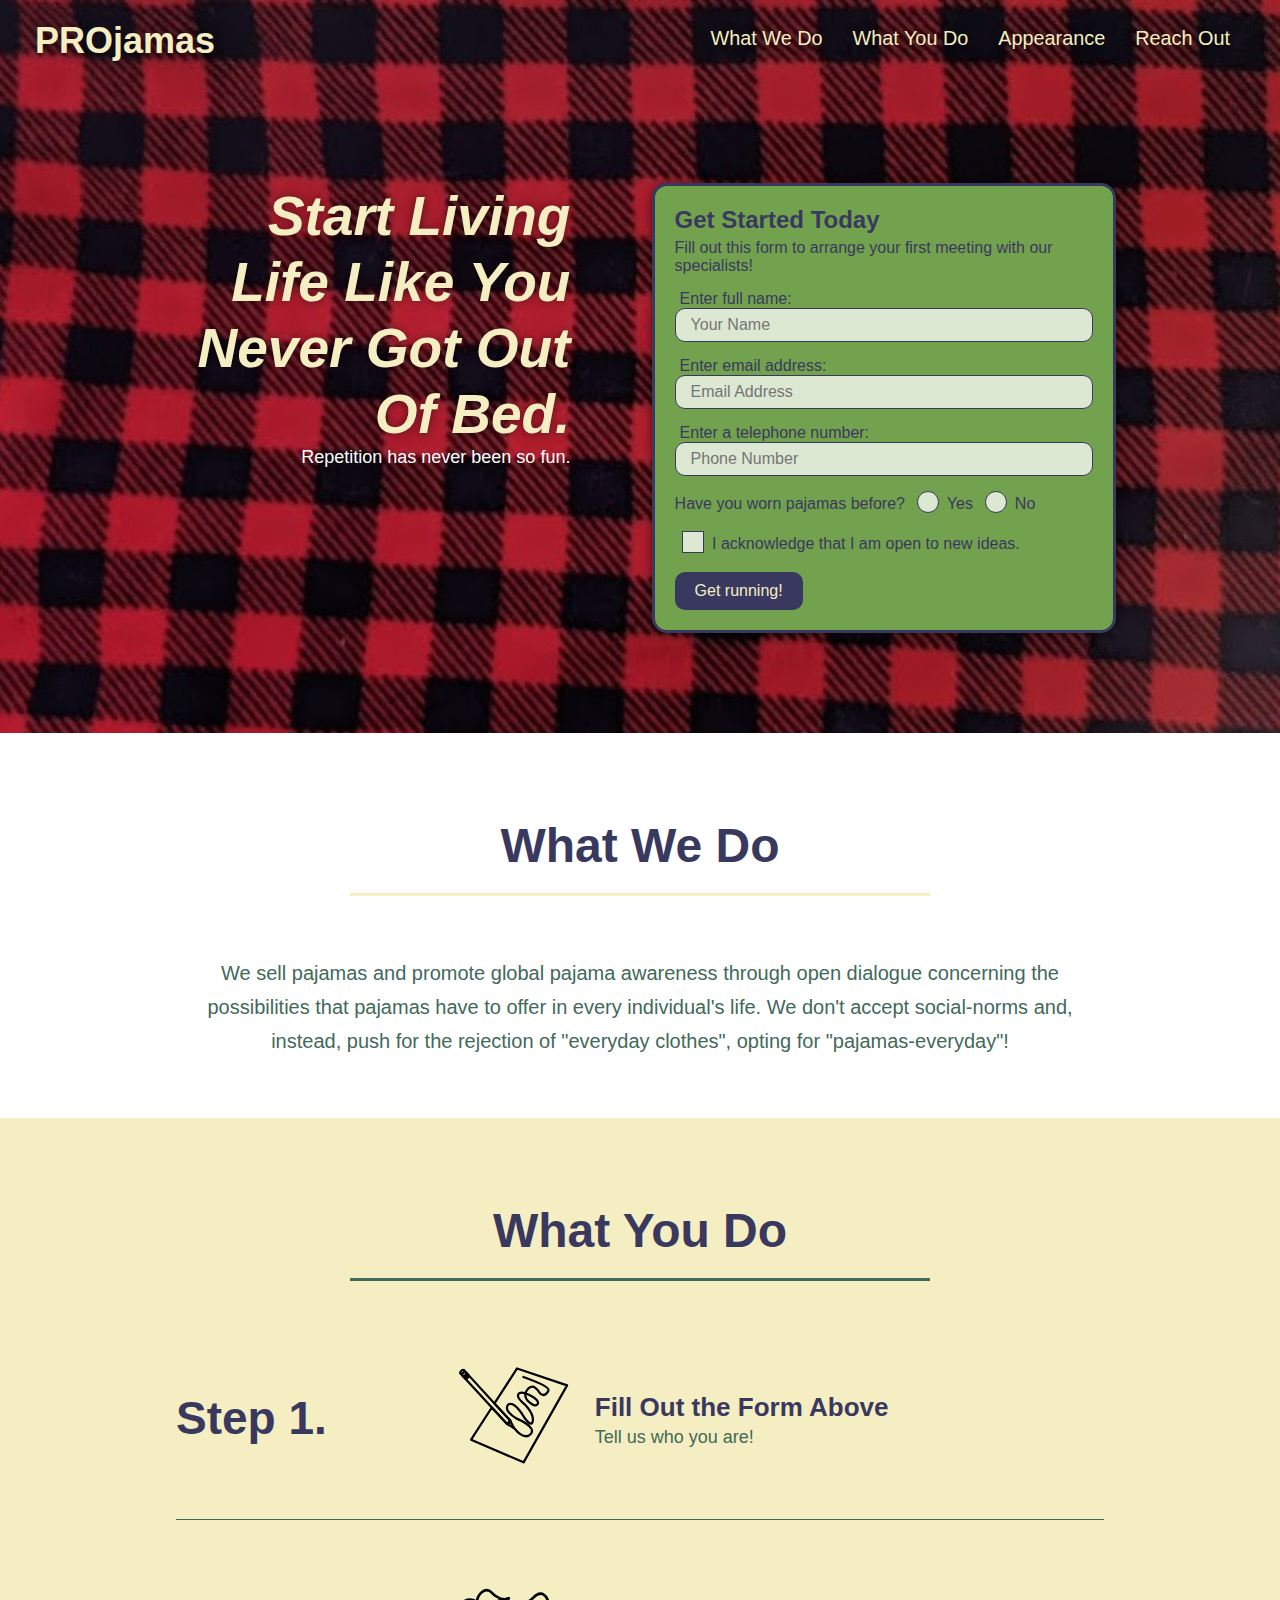
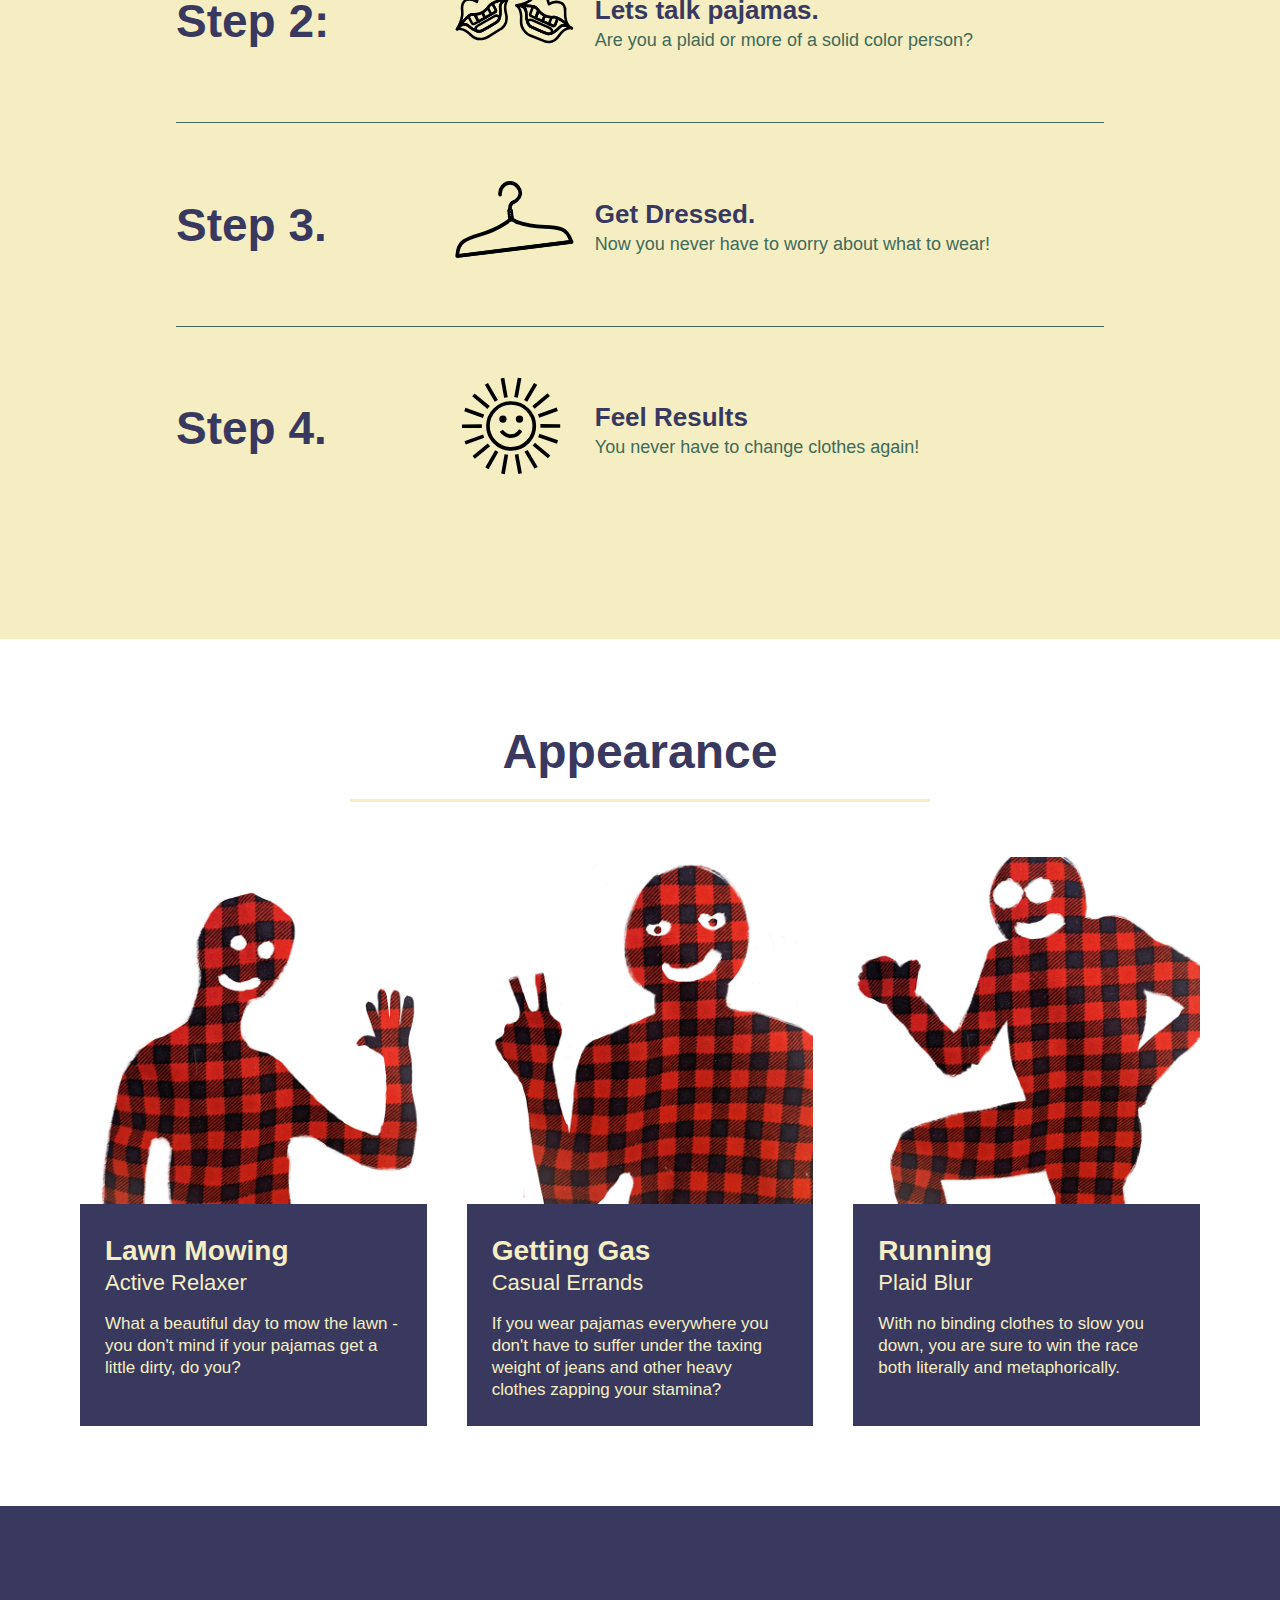
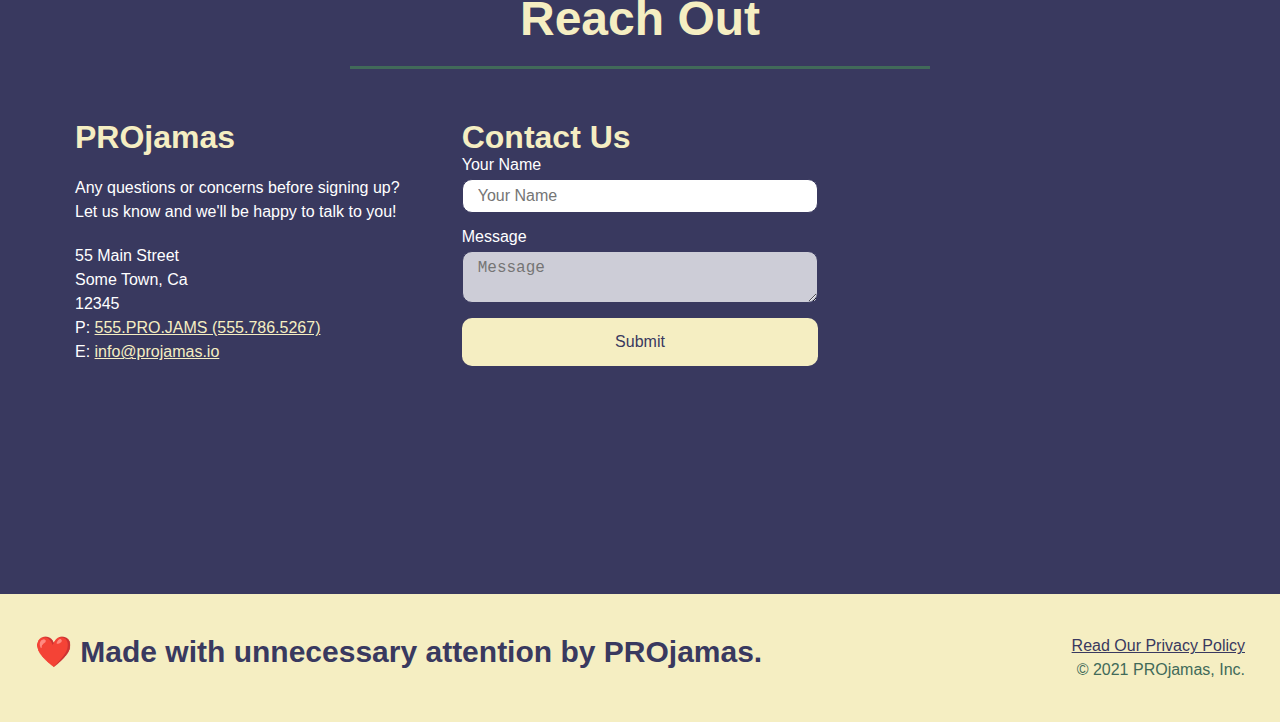
<file: index.html>
<!DOCTYPE html>
<html lang="en">
  <head>
    <meta name="viewport" content="width=device-width, initial-scale=1.0" />
    <meta charset="UTF-8" />
    <title>PROjamas</title>
    <link rel="stylesheet" href="./assets/css/style.css" />
  </head>
  <body>
    <!--navigation-->
    <header>
      <h1>
        <a href="/">PROjamas</a>
      </h1>

      <nav>
        <ul>
          <li>
            <a href="#what-we-do">What We Do</a>
          </li>
          <li>
            <a href="#what-you-do">What You Do</a>
          </li>
          <li>
            <a href="#your-trainers">Appearance</a>
          </li>
          <li>
            <a href="#reach-out">Reach Out</a>
          </li>
        </ul>
      </nav>
    </header>

    <!-- hero/jumbotron -->
    <section class="hero">
      <div class="hero-cta">
        <h2>Start Living Life Like You Never Got Out Of Bed.</h2>
        <p>
          Repetition has never been so fun.  
        </p>
      </div>

      <div class="hero-form">
        <h3>Get Started Today</h3>
        <p>
          Fill out this form to arrange your first meeting with our specialists!
        </p>
        <form>
          <label for="name">Enter full name:</label>
          <input
            type="text"
            placeholder="Your Name"
            name="name"
            id="name"
            class="form-input"
          />
          <label for="email">Enter email address:</label>
          <input
            type="text"
            placeholder="Email Address"
            name="email"
            id="email"
            class="form-input"
          />
          <label for="phone">Enter a telephone number:</label>
          <input
            type="text"
            placeholder="Phone Number"
            name="phone"
            id="phone"
            class="form-input"
          />
          <p>
            Have you worn pajamas before?
            <span class="radio-wrapper">
              <input type="radio" name="trainer-confirm" id="trainer-yes" />
              <label for="trainer-yes">Yes</label>
            </span>
            <span class="radio-wrapper">
              <input type="radio" name="trainer-confirm" id="trainer-no" />
              <label for="trainer-no">No</label>
            </span>
          </p>
          <p>
            <span class="checkbox-wrapper">
              <input type="checkbox" name="age-confirm" id="checkbox" />
              <label for="checkbox"
                >I acknowledge that I am open to new ideas.</label
              >
            </span>
          </p>
          <button type="submit">Get running!</button>
        </form>
      </div>
    </section>
    <!-- end hero -->

    <!--"what we do" section-->
    <section id="what-we-do" class="intro">
      <div class="flex-row">
        <h2 class="section-title primary-border">What We Do</h2>
      </div>
      <div class="flex-row">
        <p>
          We sell pajamas and promote global pajama awareness through open dialogue concerning the possibilities that pajamas have to offer in every individual's life.  We don't accept social-norms and, instead, push for the rejection of "everyday clothes", opting for "pajamas-everyday"!
        </p>
      </div>
    </section>

    <!--"what you do" section-->
    <section id="what-you-do" class="steps">
      <div class="flex-row">
        <h2 class="section-title secondary-border">What You Do</h2>
      </div>

      <div class="step">
        <h3>Step 1.</h3>
        <div class="step-info">
          <div class="step-img">
            <img src="./assets/images/step-1.svg" alt="" />
          </div>
          <div class="step-text">
            <h4>Fill Out the Form Above</h4>
            <p>Tell us who you are!</p>
          </div>
        </div>
      </div>

      <div class="step">
        <h3>Step 2:</h3>
        <div class="step-info">
          <div class="step-img">
            <img src="./assets/images/step-2.svg" alt="" />
          </div>
          <div class="step-text">
            <h4>Lets talk pajamas.</h4>
            <p>Are you a plaid or more of a solid color person?</p>
          </div>
        </div>
      </div>

      <div class="step">
        <h3>Step 3.</h3>
        <div class="step-info">
          <div class="step-img">
            <img src="./assets/images/step-3.svg" alt="" />
          </div>
          <div class="step-text">
            <h4>Get Dressed.</h4>
            <p>
              Now you never have to worry about what to wear!
            </p>
          </div>
        </div>
      </div>

      <div class="step">
        <h3>Step 4.</h3>
        <div class="step-info">
          <div class="step-img">
            <img src="./assets/images/step-4.svg" alt="" />
          </div>
          <div class="step-text">
            <h4>Feel Results</h4>
            <p>You never have to change clothes again!</p>
          </div>
        </div>
      </div>
    </section>

    <!--"meet the trainers"-->

    <section id="your-trainers">
      <div class="flex-row">
        <h2 class="section-title primary-border">Appearance</h2>
      </div>

      <div class="trainers">
        <article class="trainer">
          <img
            src="./assets/images/pj1.jpg"
            alt="Arron Stephens in his workout clothes ready to pump iron"
          />
          <div class="trainer-bio">
            <h3 class="trainer-name">Lawn Mowing</h3>
            <h4 class="trainer-role">Active Relaxer</h4>
            <p>
              What a beautiful day to mow the lawn - you don't mind if your pajamas get a little dirty, do you?
            </p>
          </div>
        </article>

        <article class="trainer">
          <img
            src="./assets/images/pj2.jpg"
            alt="Mowing the lawn"
          />
          <div class="trainer-bio">
            <h3 class="trainer-name">Getting Gas</h3>
            <h4 class="trainer-role">Casual Errands</h4>
            <p>
              If you wear pajamas everywhere you don't have to suffer under the taxing weight of jeans and other heavy clothes zapping your stamina?
            </p>
          </div>
        </article>
        <article class="trainer">
          <img
            src="./assets/images/pj3.jpg"
            alt="Harry Smith wearing a headband and lifting comically small pink weights"
          />
          <div class="trainer-bio">
            <h3 class="trainer-name">Running</h3>
            <h4 class="trainer-role">Plaid Blur</h4>
            <p>
              With no binding clothes to slow you down, you are sure to win the race both literally and metaphorically.
            </p>
          </div>
        </article>
      </div>
    </section>

    <!--"reach out" section-->
    <section id="reach-out" class="contact">
      <div class="flex-row">
        <h2 class="section-title secondary-border">Reach Out</h2>
      </div>

      <div class="contact-info">
        <div>
          <h3>PROjamas</h3>
          <p>
            Any questions or concerns before signing up?
            <br />
            Let us know and we'll be happy to talk to you!
          </p>

          <address>
            55 Main Street <br />
            Some Town, Ca <br />
            12345 <br />
            P: <a href="tel:555.786.2839">555.PRO.JAMS (555.786.5267)</a><br />
            E: <a href="mailto://info@projamas.io">info@projamas.io</a>
          </address>
        </div>

        <div class="contact-form">
          <h3>Contact Us</h3>
          <form>
            <label for="contact-name">Your Name</label>
            <input type="text" id="contact-name" placeholder="Your Name" />

            <label for="contact-message">Message</label>
            <textarea id="contact-message" placeholder="Message"></textarea>

            <button type="submit">Submit</button>
          </form>
        </div>

        <iframe
          src="https://www.google.com/maps/embed?pb=!1m14!1m12!1m3!1d12182.30520634488!2d-74.0652613!3d40.2407219!2m3!1f0!2f0!3f0!3m2!1i1024!2i768!4f13.1!5e0!3m2!1sen!2sus!4v1561060983193!5m2!1sen!2sus"
          frameborder="0"
          style="border: 0"
          allowfullscreen
        ></iframe>
      </div>
    </section>

    <!--footer-->
    <footer>
      <h2>❤️ Made with unnecessary attention by PROjamas.</h2>
      <div>
        <a href="./privacy-policy.html">Read Our Privacy Policy</a><br />
        &copy; 2021 PROjamas, Inc.
      </div>
    </footer>
  </body>
</html>
</file>
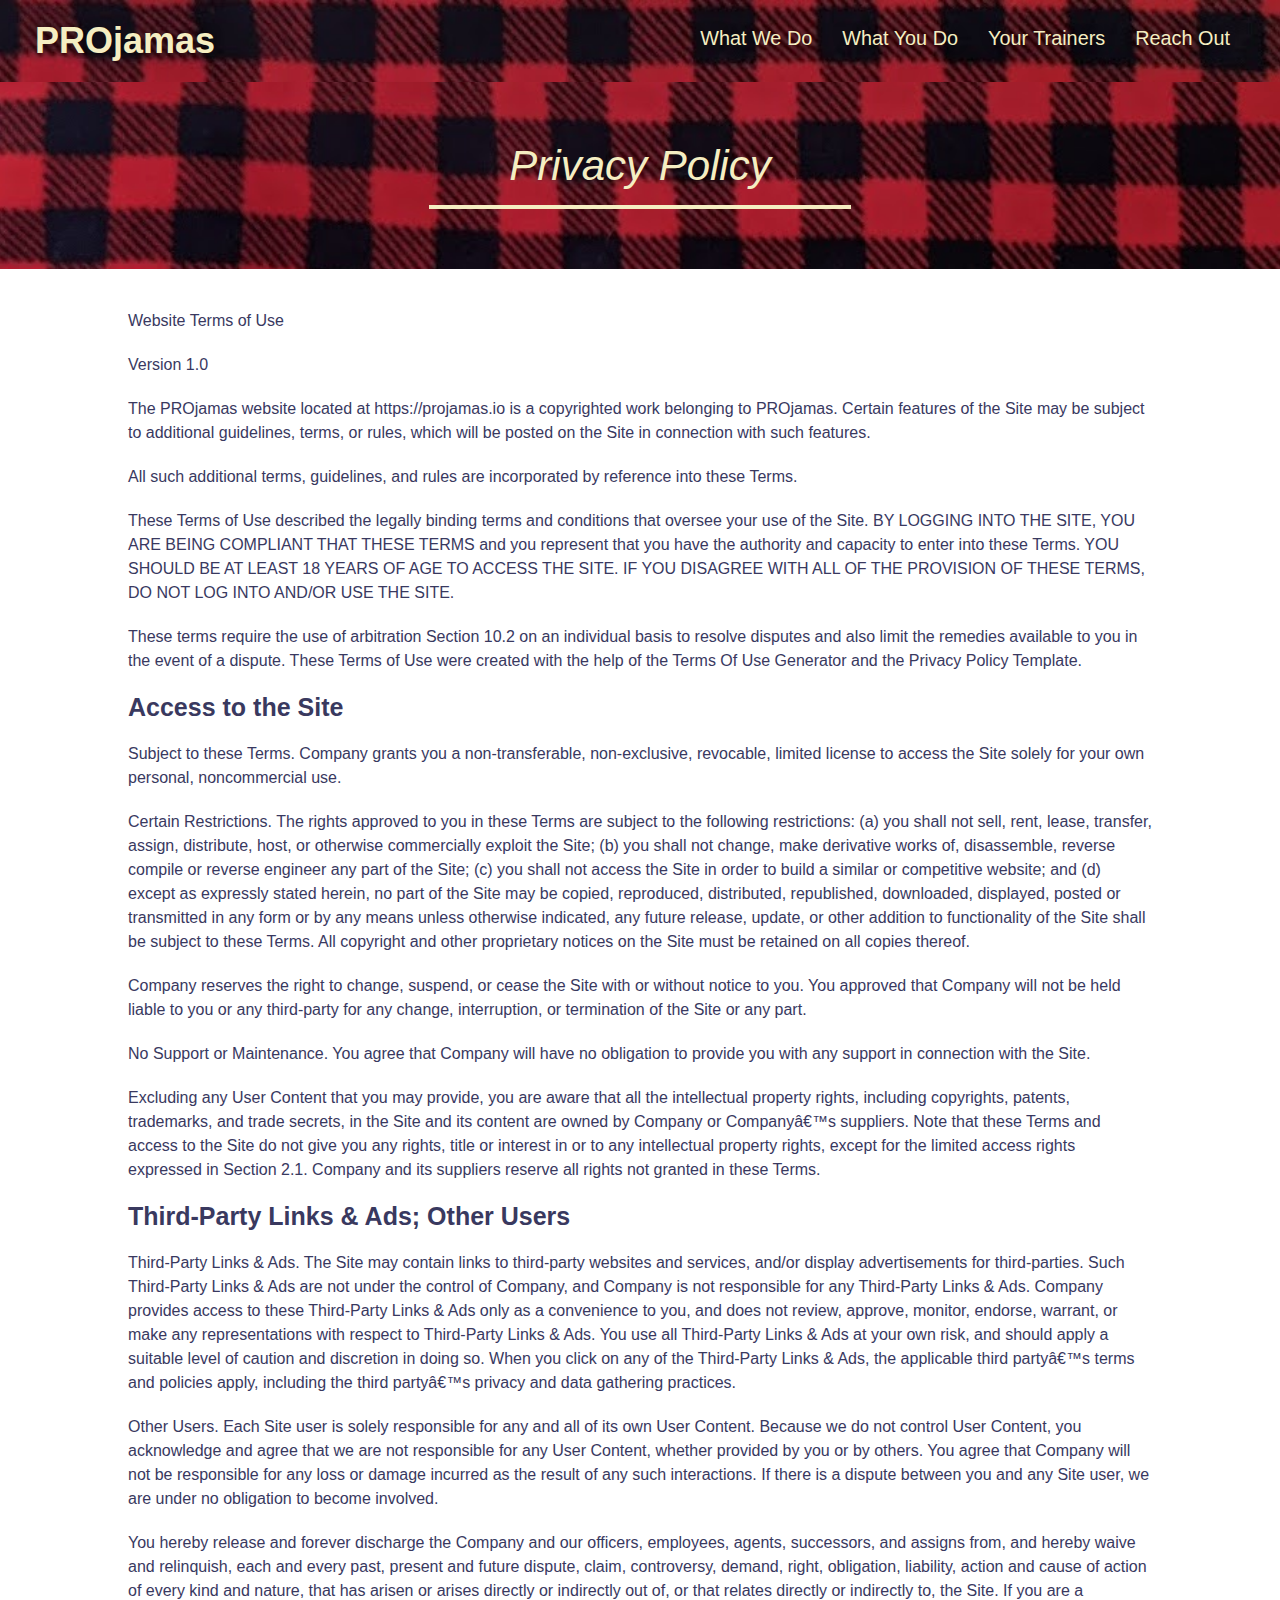
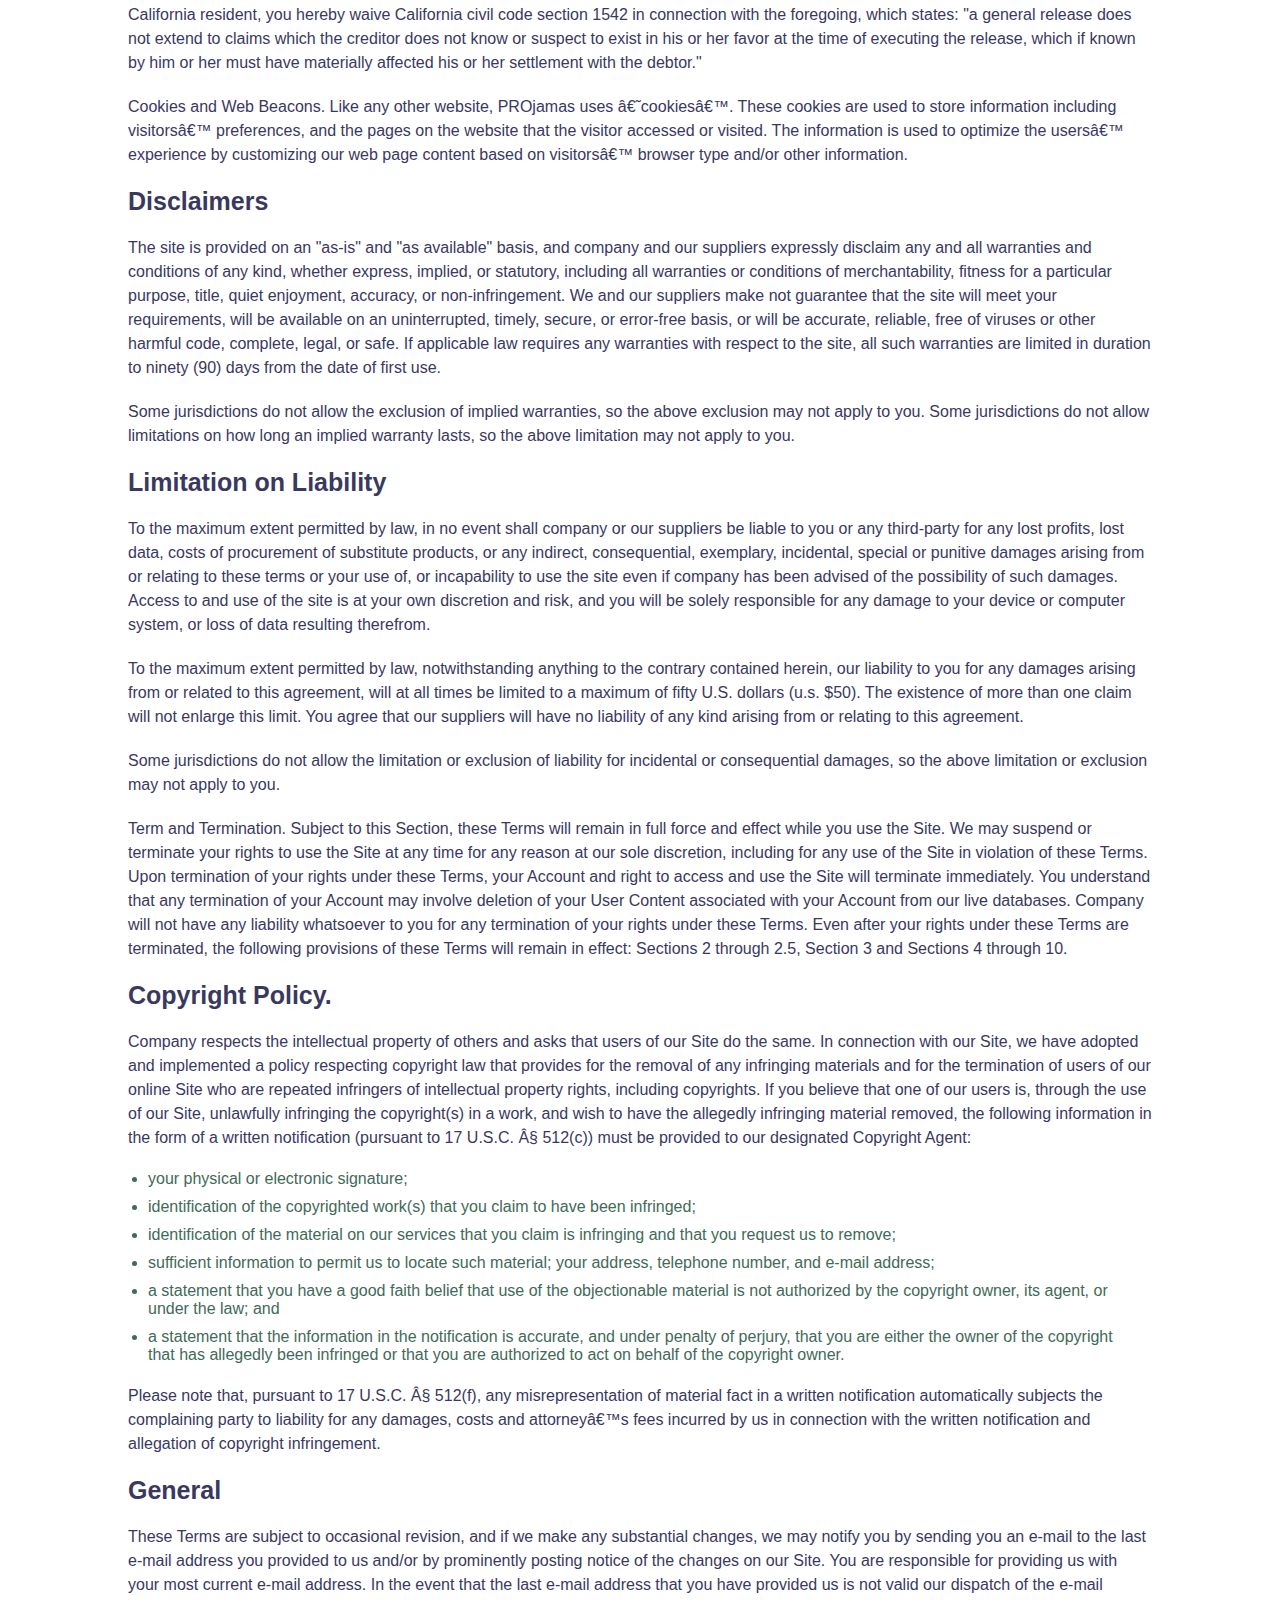
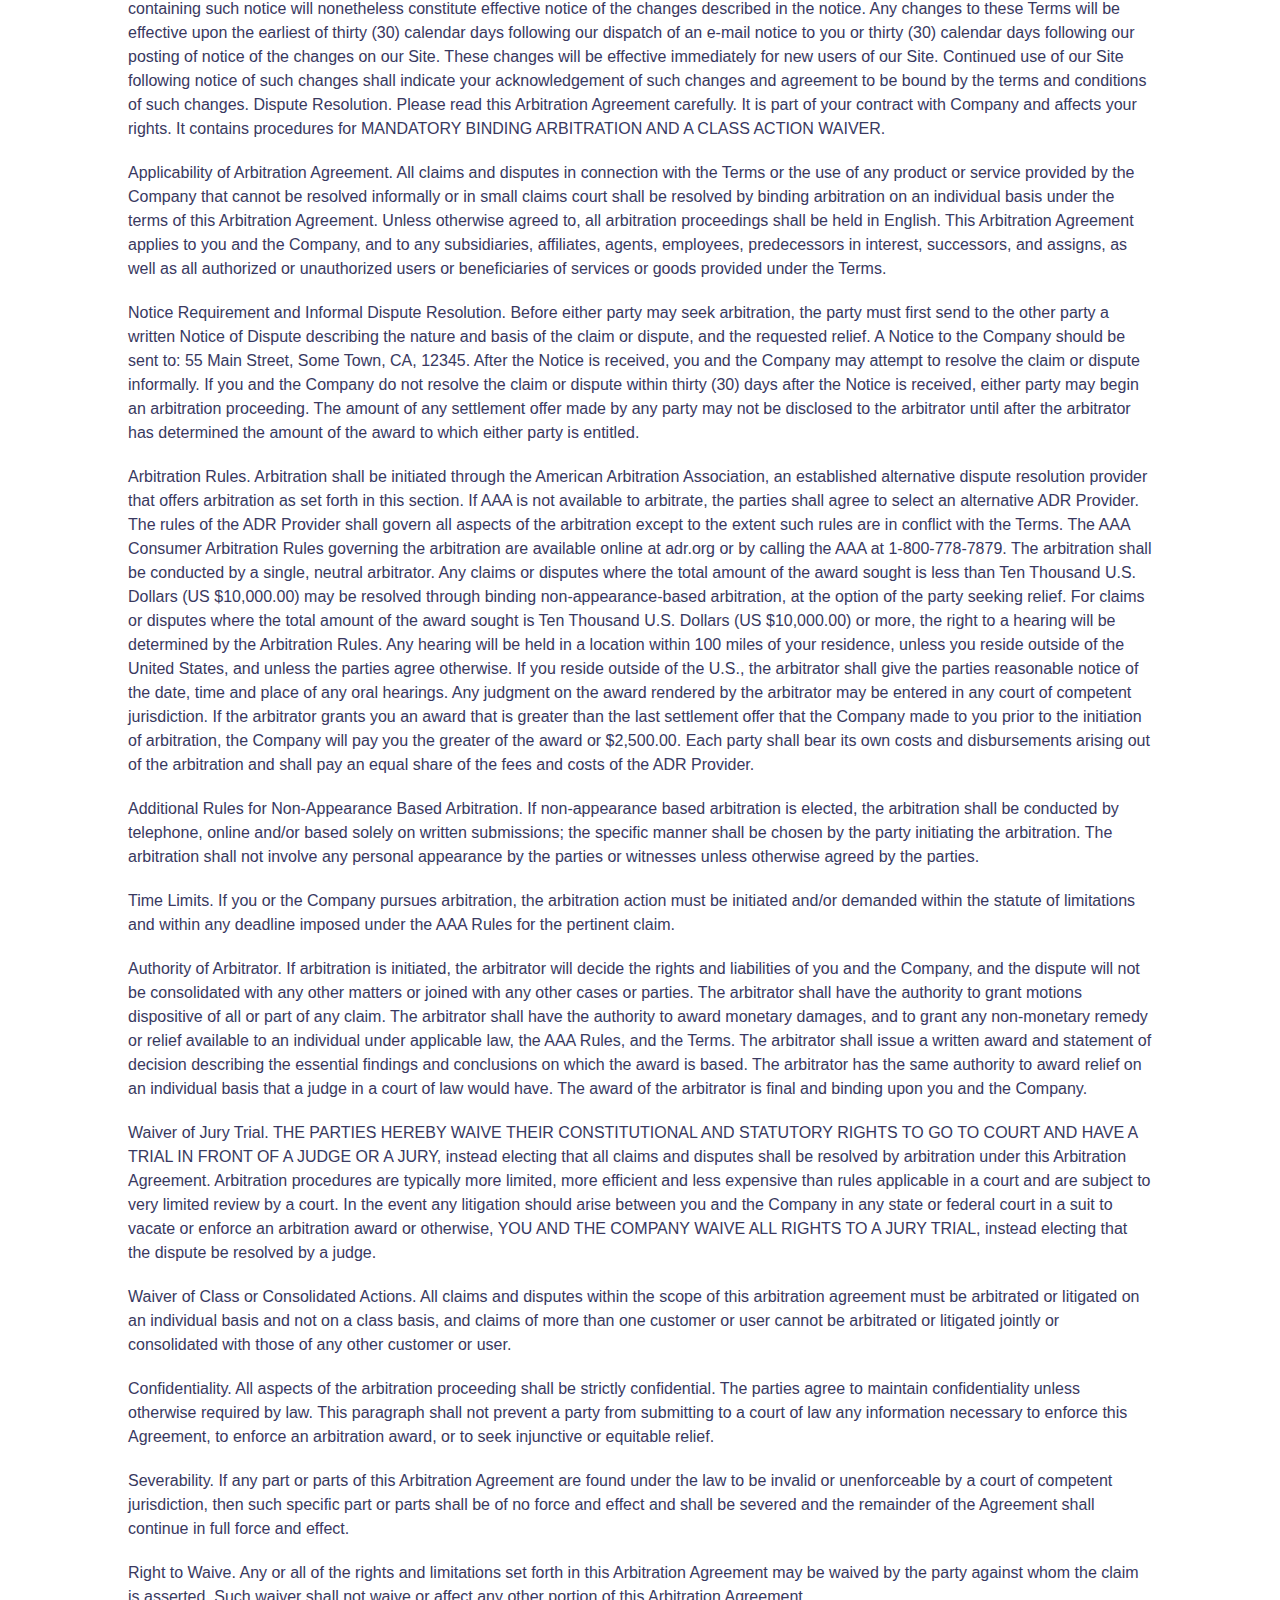
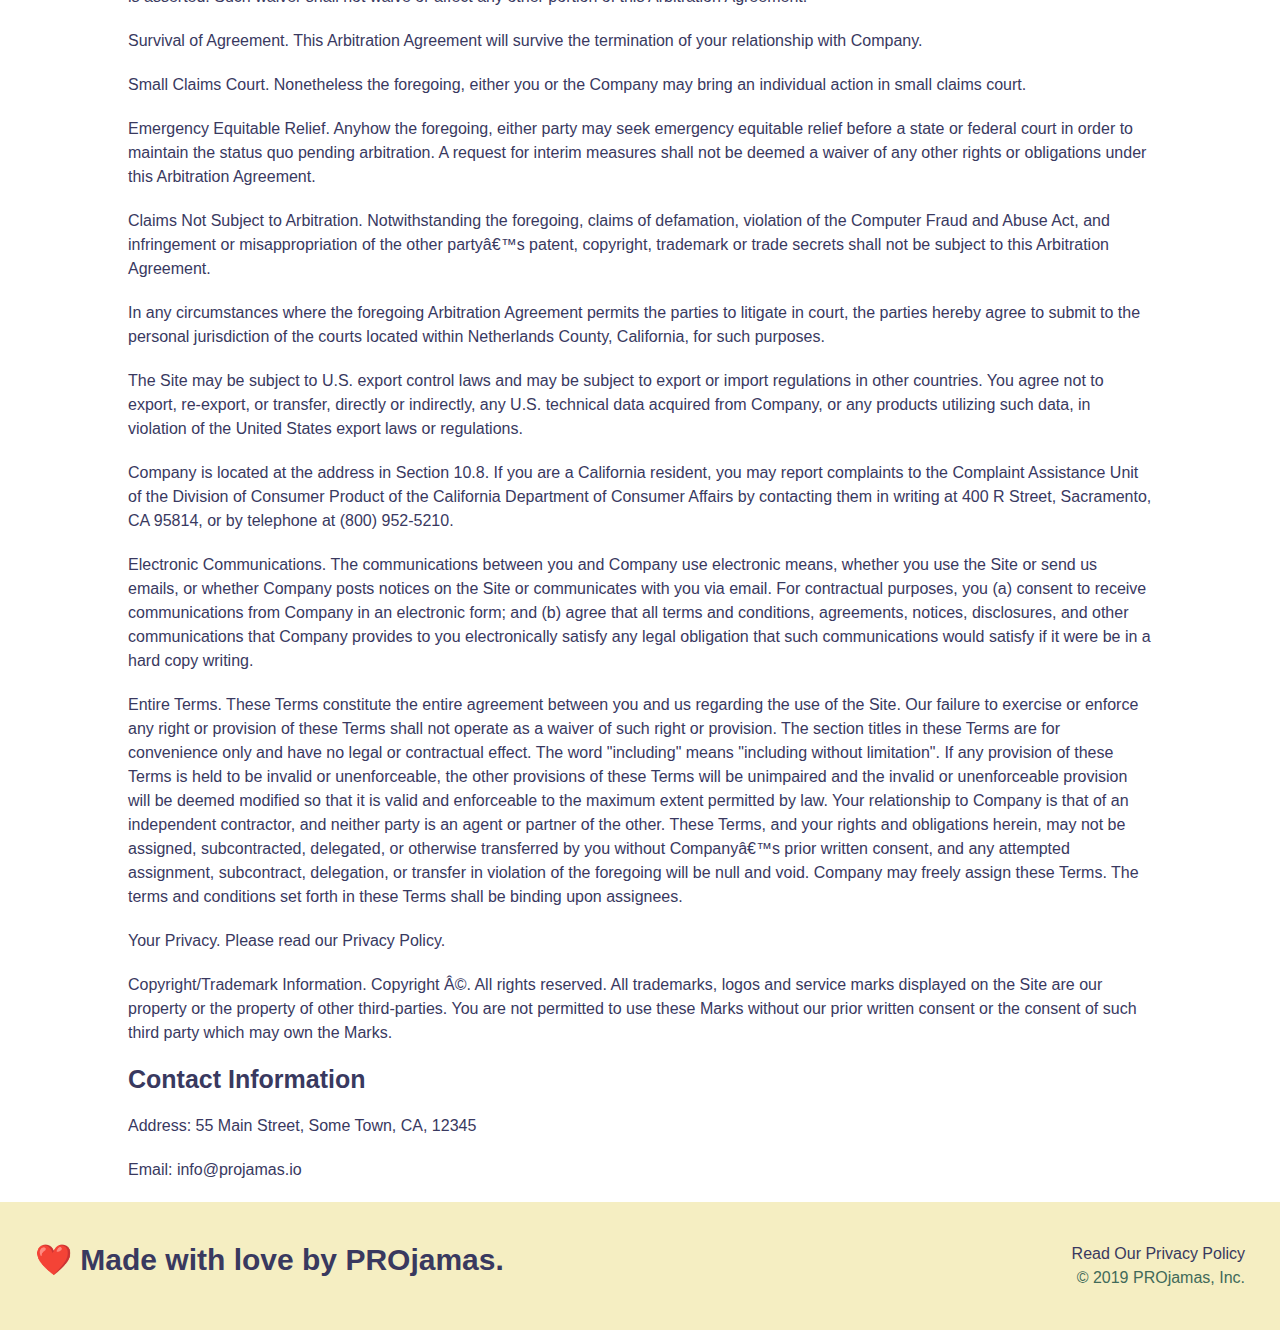
<file: privacy-policy.html>
<!DOCTYPE html>
<html lang="en">
  <head>
    <meta charset="UTF-8" />
    <meta name="viewport" content="width=device-width, initial-scale=1.0" />
    <title>Privacy Policy - PROjamas</title>
    <link rel="stylesheet" href="./assets/css/style.css" />
    <link rel="stylesheet" href="./assets/css/secondary-styles.css" />
  </head>
  <body>
    <header>
      <h1>
        <a href="/">PROjamas</a>
      </h1>

      <nav>
        <ul>
          <li>
            <a href="./index.html#what-we-do">What We Do</a>
          </li>
          <li>
            <a href="./index.html#what-you-do">What You Do</a>
          </li>
          <li>
            <a href="./index.html#your-trainers">Your Trainers</a>
          </li>
          <li>
            <a href="./index.html#reach-out">Reach Out</a>
          </li>
        </ul>
      </nav>
    </header>
    <section class="hero">
      <h2 class="page-title">Privacy Policy</h2>
    </section>
    <article class="secondary-content">
      <p>Website Terms of Use</p>

      <p>Version 1.0</p>

      <p>
        The PROjamas website located at https://projamas.io is a copyrighted
        work belonging to PROjamas. Certain features of the Site may be subject
        to additional guidelines, terms, or rules, which will be posted on the
        Site in connection with such features.
      </p>

      <p>
        All such additional terms, guidelines, and rules are incorporated by
        reference into these Terms.
      </p>

      <p>
        These Terms of Use described the legally binding terms and conditions
        that oversee your use of the Site. BY LOGGING INTO THE SITE, YOU ARE
        BEING COMPLIANT THAT THESE TERMS and you represent that you have the
        authority and capacity to enter into these Terms. YOU SHOULD BE AT LEAST
        18 YEARS OF AGE TO ACCESS THE SITE. IF YOU DISAGREE WITH ALL OF THE
        PROVISION OF THESE TERMS, DO NOT LOG INTO AND/OR USE THE SITE.
      </p>

      <p>
        These terms require the use of arbitration Section 10.2 on an individual
        basis to resolve disputes and also limit the remedies available to you
        in the event of a dispute. These Terms of Use were created with the help
        of the Terms Of Use Generator and the Privacy Policy Template.
      </p>

      <h3>Access to the Site</h3>

      <p>
        Subject to these Terms. Company grants you a non-transferable,
        non-exclusive, revocable, limited license to access the Site solely for
        your own personal, noncommercial use.
      </p>

      <p>
        Certain Restrictions. The rights approved to you in these Terms are
        subject to the following restrictions: (a) you shall not sell, rent,
        lease, transfer, assign, distribute, host, or otherwise commercially
        exploit the Site; (b) you shall not change, make derivative works of,
        disassemble, reverse compile or reverse engineer any part of the Site;
        (c) you shall not access the Site in order to build a similar or
        competitive website; and (d) except as expressly stated herein, no part
        of the Site may be copied, reproduced, distributed, republished,
        downloaded, displayed, posted or transmitted in any form or by any means
        unless otherwise indicated, any future release, update, or other
        addition to functionality of the Site shall be subject to these Terms.
        All copyright and other proprietary notices on the Site must be retained
        on all copies thereof.
      </p>

      <p>
        Company reserves the right to change, suspend, or cease the Site with or
        without notice to you. You approved that Company will not be held liable
        to you or any third-party for any change, interruption, or termination
        of the Site or any part.
      </p>

      <p>
        No Support or Maintenance. You agree that Company will have no
        obligation to provide you with any support in connection with the Site.
      </p>

      <p>
        Excluding any User Content that you may provide, you are aware that all
        the intellectual property rights, including copyrights, patents,
        trademarks, and trade secrets, in the Site and its content are owned by
        Company or Companyâ€™s suppliers. Note that these Terms and access to
        the Site do not give you any rights, title or interest in or to any
        intellectual property rights, except for the limited access rights
        expressed in Section 2.1. Company and its suppliers reserve all rights
        not granted in these Terms.
      </p>

      <h3>Third-Party Links &amp; Ads; Other Users</h3>

      <p>
        Third-Party Links &amp; Ads. The Site may contain links to third-party
        websites and services, and/or display advertisements for third-parties.
        Such Third-Party Links &amp; Ads are not under the control of Company,
        and Company is not responsible for any Third-Party Links &amp; Ads.
        Company provides access to these Third-Party Links &amp; Ads only as a
        convenience to you, and does not review, approve, monitor, endorse,
        warrant, or make any representations with respect to Third-Party Links
        &amp; Ads. You use all Third-Party Links &amp; Ads at your own risk, and
        should apply a suitable level of caution and discretion in doing so.
        When you click on any of the Third-Party Links &amp; Ads, the applicable
        third partyâ€™s terms and policies apply, including the third partyâ€™s
        privacy and data gathering practices.
      </p>

      <p>
        Other Users. Each Site user is solely responsible for any and all of its
        own User Content. Because we do not control User Content, you
        acknowledge and agree that we are not responsible for any User Content,
        whether provided by you or by others. You agree that Company will not be
        responsible for any loss or damage incurred as the result of any such
        interactions. If there is a dispute between you and any Site user, we
        are under no obligation to become involved.
      </p>

      <p>
        You hereby release and forever discharge the Company and our officers,
        employees, agents, successors, and assigns from, and hereby waive and
        relinquish, each and every past, present and future dispute, claim,
        controversy, demand, right, obligation, liability, action and cause of
        action of every kind and nature, that has arisen or arises directly or
        indirectly out of, or that relates directly or indirectly to, the Site.
        If you are a California resident, you hereby waive California civil code
        section 1542 in connection with the foregoing, which states: "a general
        release does not extend to claims which the creditor does not know or
        suspect to exist in his or her favor at the time of executing the
        release, which if known by him or her must have materially affected his
        or her settlement with the debtor."
      </p>

      <p>
        Cookies and Web Beacons. Like any other website, PROjamas uses
        â€˜cookiesâ€™. These cookies are used to store information including
        visitorsâ€™ preferences, and the pages on the website that the visitor
        accessed or visited. The information is used to optimize the usersâ€™
        experience by customizing our web page content based on visitorsâ€™
        browser type and/or other information.
      </p>

      <h3>Disclaimers</h3>

      <p>
        The site is provided on an "as-is" and "as available" basis, and company
        and our suppliers expressly disclaim any and all warranties and
        conditions of any kind, whether express, implied, or statutory,
        including all warranties or conditions of merchantability, fitness for a
        particular purpose, title, quiet enjoyment, accuracy, or
        non-infringement. We and our suppliers make not guarantee that the site
        will meet your requirements, will be available on an uninterrupted,
        timely, secure, or error-free basis, or will be accurate, reliable, free
        of viruses or other harmful code, complete, legal, or safe. If
        applicable law requires any warranties with respect to the site, all
        such warranties are limited in duration to ninety (90) days from the
        date of first use.
      </p>

      <p>
        Some jurisdictions do not allow the exclusion of implied warranties, so
        the above exclusion may not apply to you. Some jurisdictions do not
        allow limitations on how long an implied warranty lasts, so the above
        limitation may not apply to you.
      </p>

      <h3>Limitation on Liability</h3>

      <p>
        To the maximum extent permitted by law, in no event shall company or our
        suppliers be liable to you or any third-party for any lost profits, lost
        data, costs of procurement of substitute products, or any indirect,
        consequential, exemplary, incidental, special or punitive damages
        arising from or relating to these terms or your use of, or incapability
        to use the site even if company has been advised of the possibility of
        such damages. Access to and use of the site is at your own discretion
        and risk, and you will be solely responsible for any damage to your
        device or computer system, or loss of data resulting therefrom.
      </p>

      <p>
        To the maximum extent permitted by law, notwithstanding anything to the
        contrary contained herein, our liability to you for any damages arising
        from or related to this agreement, will at all times be limited to a
        maximum of fifty U.S. dollars (u.s. $50). The existence of more than one
        claim will not enlarge this limit. You agree that our suppliers will
        have no liability of any kind arising from or relating to this
        agreement.
      </p>

      <p>
        Some jurisdictions do not allow the limitation or exclusion of liability
        for incidental or consequential damages, so the above limitation or
        exclusion may not apply to you.
      </p>

      <p>
        Term and Termination. Subject to this Section, these Terms will remain
        in full force and effect while you use the Site. We may suspend or
        terminate your rights to use the Site at any time for any reason at our
        sole discretion, including for any use of the Site in violation of these
        Terms. Upon termination of your rights under these Terms, your Account
        and right to access and use the Site will terminate immediately. You
        understand that any termination of your Account may involve deletion of
        your User Content associated with your Account from our live databases.
        Company will not have any liability whatsoever to you for any
        termination of your rights under these Terms. Even after your rights
        under these Terms are terminated, the following provisions of these
        Terms will remain in effect: Sections 2 through 2.5, Section 3 and
        Sections 4 through 10.
      </p>

      <h3>Copyright Policy.</h3>

      <p>
        Company respects the intellectual property of others and asks that users
        of our Site do the same. In connection with our Site, we have adopted
        and implemented a policy respecting copyright law that provides for the
        removal of any infringing materials and for the termination of users of
        our online Site who are repeated infringers of intellectual property
        rights, including copyrights. If you believe that one of our users is,
        through the use of our Site, unlawfully infringing the copyright(s) in a
        work, and wish to have the allegedly infringing material removed, the
        following information in the form of a written notification (pursuant to
        17 U.S.C. Â§ 512(c)) must be provided to our designated Copyright Agent:
      </p>

      <ul>
        <li>your physical or electronic signature;</li>
        <li>
          identification of the copyrighted work(s) that you claim to have been
          infringed;
        </li>
        <li>
          identification of the material on our services that you claim is
          infringing and that you request us to remove;
        </li>
        <li>
          sufficient information to permit us to locate such material; your
          address, telephone number, and e-mail address;
        </li>
        <li>
          a statement that you have a good faith belief that use of the
          objectionable material is not authorized by the copyright owner, its
          agent, or under the law; and
        </li>
        <li>
          a statement that the information in the notification is accurate, and
          under penalty of perjury, that you are either the owner of the
          copyright that has allegedly been infringed or that you are authorized
          to act on behalf of the copyright owner.
        </li>
      </ul>

      <p>
        Please note that, pursuant to 17 U.S.C. Â§ 512(f), any misrepresentation
        of material fact in a written notification automatically subjects the
        complaining party to liability for any damages, costs and attorneyâ€™s
        fees incurred by us in connection with the written notification and
        allegation of copyright infringement.
      </p>

      <h3>General</h3>

      <p>
        These Terms are subject to occasional revision, and if we make any
        substantial changes, we may notify you by sending you an e-mail to the
        last e-mail address you provided to us and/or by prominently posting
        notice of the changes on our Site. You are responsible for providing us
        with your most current e-mail address. In the event that the last e-mail
        address that you have provided us is not valid our dispatch of the
        e-mail containing such notice will nonetheless constitute effective
        notice of the changes described in the notice. Any changes to these
        Terms will be effective upon the earliest of thirty (30) calendar days
        following our dispatch of an e-mail notice to you or thirty (30)
        calendar days following our posting of notice of the changes on our
        Site. These changes will be effective immediately for new users of our
        Site. Continued use of our Site following notice of such changes shall
        indicate your acknowledgement of such changes and agreement to be bound
        by the terms and conditions of such changes. Dispute Resolution. Please
        read this Arbitration Agreement carefully. It is part of your contract
        with Company and affects your rights. It contains procedures for
        MANDATORY BINDING ARBITRATION AND A CLASS ACTION WAIVER.
      </p>

      <p>
        Applicability of Arbitration Agreement. All claims and disputes in
        connection with the Terms or the use of any product or service provided
        by the Company that cannot be resolved informally or in small claims
        court shall be resolved by binding arbitration on an individual basis
        under the terms of this Arbitration Agreement. Unless otherwise agreed
        to, all arbitration proceedings shall be held in English. This
        Arbitration Agreement applies to you and the Company, and to any
        subsidiaries, affiliates, agents, employees, predecessors in interest,
        successors, and assigns, as well as all authorized or unauthorized users
        or beneficiaries of services or goods provided under the Terms.
      </p>

      <p>
        Notice Requirement and Informal Dispute Resolution. Before either party
        may seek arbitration, the party must first send to the other party a
        written Notice of Dispute describing the nature and basis of the claim
        or dispute, and the requested relief. A Notice to the Company should be
        sent to: 55 Main Street, Some Town, CA, 12345. After the Notice is
        received, you and the Company may attempt to resolve the claim or
        dispute informally. If you and the Company do not resolve the claim or
        dispute within thirty (30) days after the Notice is received, either
        party may begin an arbitration proceeding. The amount of any settlement
        offer made by any party may not be disclosed to the arbitrator until
        after the arbitrator has determined the amount of the award to which
        either party is entitled.
      </p>

      <p>
        Arbitration Rules. Arbitration shall be initiated through the American
        Arbitration Association, an established alternative dispute resolution
        provider that offers arbitration as set forth in this section. If AAA is
        not available to arbitrate, the parties shall agree to select an
        alternative ADR Provider. The rules of the ADR Provider shall govern all
        aspects of the arbitration except to the extent such rules are in
        conflict with the Terms. The AAA Consumer Arbitration Rules governing
        the arbitration are available online at adr.org or by calling the AAA at
        1-800-778-7879. The arbitration shall be conducted by a single, neutral
        arbitrator. Any claims or disputes where the total amount of the award
        sought is less than Ten Thousand U.S. Dollars (US $10,000.00) may be
        resolved through binding non-appearance-based arbitration, at the option
        of the party seeking relief. For claims or disputes where the total
        amount of the award sought is Ten Thousand U.S. Dollars (US $10,000.00)
        or more, the right to a hearing will be determined by the Arbitration
        Rules. Any hearing will be held in a location within 100 miles of your
        residence, unless you reside outside of the United States, and unless
        the parties agree otherwise. If you reside outside of the U.S., the
        arbitrator shall give the parties reasonable notice of the date, time
        and place of any oral hearings. Any judgment on the award rendered by
        the arbitrator may be entered in any court of competent jurisdiction. If
        the arbitrator grants you an award that is greater than the last
        settlement offer that the Company made to you prior to the initiation of
        arbitration, the Company will pay you the greater of the award or
        $2,500.00. Each party shall bear its own costs and disbursements arising
        out of the arbitration and shall pay an equal share of the fees and
        costs of the ADR Provider.
      </p>

      <p>
        Additional Rules for Non-Appearance Based Arbitration. If non-appearance
        based arbitration is elected, the arbitration shall be conducted by
        telephone, online and/or based solely on written submissions; the
        specific manner shall be chosen by the party initiating the arbitration.
        The arbitration shall not involve any personal appearance by the parties
        or witnesses unless otherwise agreed by the parties.
      </p>

      <p>
        Time Limits. If you or the Company pursues arbitration, the arbitration
        action must be initiated and/or demanded within the statute of
        limitations and within any deadline imposed under the AAA Rules for the
        pertinent claim.
      </p>

      <p>
        Authority of Arbitrator. If arbitration is initiated, the arbitrator
        will decide the rights and liabilities of you and the Company, and the
        dispute will not be consolidated with any other matters or joined with
        any other cases or parties. The arbitrator shall have the authority to
        grant motions dispositive of all or part of any claim. The arbitrator
        shall have the authority to award monetary damages, and to grant any
        non-monetary remedy or relief available to an individual under
        applicable law, the AAA Rules, and the Terms. The arbitrator shall issue
        a written award and statement of decision describing the essential
        findings and conclusions on which the award is based. The arbitrator has
        the same authority to award relief on an individual basis that a judge
        in a court of law would have. The award of the arbitrator is final and
        binding upon you and the Company.
      </p>

      <p>
        Waiver of Jury Trial. THE PARTIES HEREBY WAIVE THEIR CONSTITUTIONAL AND
        STATUTORY RIGHTS TO GO TO COURT AND HAVE A TRIAL IN FRONT OF A JUDGE OR
        A JURY, instead electing that all claims and disputes shall be resolved
        by arbitration under this Arbitration Agreement. Arbitration procedures
        are typically more limited, more efficient and less expensive than rules
        applicable in a court and are subject to very limited review by a court.
        In the event any litigation should arise between you and the Company in
        any state or federal court in a suit to vacate or enforce an arbitration
        award or otherwise, YOU AND THE COMPANY WAIVE ALL RIGHTS TO A JURY
        TRIAL, instead electing that the dispute be resolved by a judge.
      </p>

      <p>
        Waiver of Class or Consolidated Actions. All claims and disputes within
        the scope of this arbitration agreement must be arbitrated or litigated
        on an individual basis and not on a class basis, and claims of more than
        one customer or user cannot be arbitrated or litigated jointly or
        consolidated with those of any other customer or user.
      </p>

      <p>
        Confidentiality. All aspects of the arbitration proceeding shall be
        strictly confidential. The parties agree to maintain confidentiality
        unless otherwise required by law. This paragraph shall not prevent a
        party from submitting to a court of law any information necessary to
        enforce this Agreement, to enforce an arbitration award, or to seek
        injunctive or equitable relief.
      </p>

      <p>
        Severability. If any part or parts of this Arbitration Agreement are
        found under the law to be invalid or unenforceable by a court of
        competent jurisdiction, then such specific part or parts shall be of no
        force and effect and shall be severed and the remainder of the Agreement
        shall continue in full force and effect.
      </p>

      <p>
        Right to Waive. Any or all of the rights and limitations set forth in
        this Arbitration Agreement may be waived by the party against whom the
        claim is asserted. Such waiver shall not waive or affect any other
        portion of this Arbitration Agreement.
      </p>

      <p>
        Survival of Agreement. This Arbitration Agreement will survive the
        termination of your relationship with Company.
      </p>

      <p>
        Small Claims Court. Nonetheless the foregoing, either you or the Company
        may bring an individual action in small claims court.
      </p>

      <p>
        Emergency Equitable Relief. Anyhow the foregoing, either party may seek
        emergency equitable relief before a state or federal court in order to
        maintain the status quo pending arbitration. A request for interim
        measures shall not be deemed a waiver of any other rights or obligations
        under this Arbitration Agreement.
      </p>

      <p>
        Claims Not Subject to Arbitration. Notwithstanding the foregoing, claims
        of defamation, violation of the Computer Fraud and Abuse Act, and
        infringement or misappropriation of the other partyâ€™s patent,
        copyright, trademark or trade secrets shall not be subject to this
        Arbitration Agreement.
      </p>

      <p>
        In any circumstances where the foregoing Arbitration Agreement permits
        the parties to litigate in court, the parties hereby agree to submit to
        the personal jurisdiction of the courts located within Netherlands
        County, California, for such purposes.
      </p>

      <p>
        The Site may be subject to U.S. export control laws and may be subject
        to export or import regulations in other countries. You agree not to
        export, re-export, or transfer, directly or indirectly, any U.S.
        technical data acquired from Company, or any products utilizing such
        data, in violation of the United States export laws or regulations.
      </p>

      <p>
        Company is located at the address in Section 10.8. If you are a
        California resident, you may report complaints to the Complaint
        Assistance Unit of the Division of Consumer Product of the California
        Department of Consumer Affairs by contacting them in writing at 400 R
        Street, Sacramento, CA 95814, or by telephone at (800) 952-5210.
      </p>

      <p>
        Electronic Communications. The communications between you and Company
        use electronic means, whether you use the Site or send us emails, or
        whether Company posts notices on the Site or communicates with you via
        email. For contractual purposes, you (a) consent to receive
        communications from Company in an electronic form; and (b) agree that
        all terms and conditions, agreements, notices, disclosures, and other
        communications that Company provides to you electronically satisfy any
        legal obligation that such communications would satisfy if it were be in
        a hard copy writing.
      </p>

      <p>
        Entire Terms. These Terms constitute the entire agreement between you
        and us regarding the use of the Site. Our failure to exercise or enforce
        any right or provision of these Terms shall not operate as a waiver of
        such right or provision. The section titles in these Terms are for
        convenience only and have no legal or contractual effect. The word
        "including" means "including without limitation". If any provision of
        these Terms is held to be invalid or unenforceable, the other provisions
        of these Terms will be unimpaired and the invalid or unenforceable
        provision will be deemed modified so that it is valid and enforceable to
        the maximum extent permitted by law. Your relationship to Company is
        that of an independent contractor, and neither party is an agent or
        partner of the other. These Terms, and your rights and obligations
        herein, may not be assigned, subcontracted, delegated, or otherwise
        transferred by you without Companyâ€™s prior written consent, and any
        attempted assignment, subcontract, delegation, or transfer in violation
        of the foregoing will be null and void. Company may freely assign these
        Terms. The terms and conditions set forth in these Terms shall be
        binding upon assignees.
      </p>

      <p>Your Privacy. Please read our Privacy Policy.</p>

      <p>
        Copyright/Trademark Information. Copyright Â©. All rights reserved. All
        trademarks, logos and service marks displayed on the Site are our
        property or the property of other third-parties. You are not permitted
        to use these Marks without our prior written consent or the consent of
        such third party which may own the Marks.
      </p>

      <h3>Contact Information</h3>

      <p>Address: 55 Main Street, Some Town, CA, 12345</p>

      <p>Email: info@projamas.io</p>
    </article>
    <footer>
      <h2>❤️ Made with love by PROjamas.</h2>
      <div>
        <a>Read Our Privacy Policy</a><br />
        &copy; 2019 PROjamas, Inc.
      </div>
    </footer>
  </body>
</html>
</file>
<file: assets/css/style.css>
* {
  margin: 0;
  padding: 0;
  box-sizing: border-box;
}

:root {
  --primary-color: #f5eec2;
  --secondary-color: #39395f;
  --tertiary-color: #416a59;
}

body {
  color: var(--tertiary-color);
  font-family: helvetica, ariel, sans-serif;
}

/* apply styles to <header>*/
header {
  padding: 20px 35px;
  background-color: var(--tertiary-color);
  display: flex;
  justify-content: space-between;
  flex-wrap: wrap;
  position: -webkit-sticky;
  position: sticky;
  top: 0;
  background-image: url("../images/pjsm.jpeg");
  background-size: cover;
  background-position: center;
  background-attachment: fixed;
  background-position: 80%;
  z-index: 9999;
}

header h1 {
  font-weight: bold;
  font-size: 36px;
  color: var(--primary-color);
  margin: 0;
  text-shadow: 0 0 10px rgba(0, 0, 0, 0.5);
}
header a {
  text-decoration: none;
  color: var(--primary-color);
}

header nav {
  margin: 7px 0;
}

header nav ul {
  display: flex;
  flex-wrap: wrap;
  justify-content: space-between;
  align-items: center;
  list-style: none;
}

header nav ul li a {
  padding: 10px 15px;
  font-weight: lighter;
  font-size: 1.55vw;
  text-shadow: 0 0 10px rgba(0, 0, 0, 0.5);
}

footer {
  display: flex;
  justify-content: space-between;
  flex-wrap: wrap;
  background: var(--primary-color);
  width: 100%;
  padding: 40px 35px;
}

footer h2 {
  color: var(--secondary-color);
  font-size: 30px;
  margin: 0;
}

footer div {
  line-height: 1.5;
  text-align: right;
}

footer a {
  color: var(--secondary-color);
}

section {
  padding: 60px;
}

/* Hero Style Start */

.hero {
  background-image: url("../images/pjsm.jpeg");
  background-size: cover;
  background-position: center;
  display: flex;
  justify-content: center;
  flex-wrap: wrap;
  align-items: flex-start;
  background-attachment: fixed;
  background-position: 80%;
}

.hero-cta {
  width: 35%;
  text-align: right;
  margin: 3.5%;
  color: #fff;
  font-size: 18px;
  line-height: 1.2;
}
.hero-cta h2 {
  font-style: italic;
  font-size: 55px;
  color: var(--primary-color);
  text-shadow: 0 0 10px rgba(0, 0, 0, 0.5);
}

.hero-form {
  border: solid 3px var(--secondary-color);
  background-color: #73a24e;
  padding: 20px;
  color: var(--secondary-color);
  width: 40%;
  margin: 3.5%;
  box-shadow: 0 0 10px rgba(0, 0, 0, 0.5);
  border-radius: 15px;
}

.hero-form h3 {
  font-size: 24px;
  margin: 0;
}
.hero-form p {
  margin: 5px 0 15px 0;
}

.form-input {
  border: 1px solid var(--secondary-color);
  display: block;
  padding: 7px 15px;
  font-size: 16px;
  color: var(--secondary-color);
  width: 100%;
  margin-bottom: 15px;
  border-radius: 10px;
  background-color: rgba(255, 255, 255, 0.75);
}

.form-input:focus {
  background-color: rgba(255, 255, 255, 1);
  outline: none;
}

.hero-form label {
  margin: 0 5px;
}
.hero-form button {
  color: var(--primary-color);
  background-color: var(--secondary-color);
  border: none;
  padding: 10px 20px;
  font-size: 16px;
  border-radius: 10px;
}
/* HERO STYLES END*/
/* What we do section*/

.section-title {
  font-size: 48px;
  color: var(--secondary-color);
  border-bottom: 3px solid;
  padding-bottom: 20px;
  text-align: center;
  margin: 0 auto 35px auto;
  width: 50%;
}
.primary-border {
  border-color: var(--primary-color);
}

.intro p {
  line-height: 1.7;
  color: var(--tertiary-color);
  width: 80%;
  font-size: 20px;
  margin: 0 auto;
  text-align: center;
}
/* END what we do section*/
/* What you do section begins*/

.secondary-border {
  border-color: var(--tertiary-color);
}

.steps {
  background: var(--primary-color);
}

.step {
  margin: 50px auto;
  padding-bottom: 50px;
  width: 80%;
  display: flex;
  flex-wrap: wrap;
  align-items: center;
  justify-content: space-between;
  border-bottom: 1px solid var(--tertiary-color);
}

.step-img {
  flex: 1 12%;
  margin-right: 20px;
}

.step-img img {
  max-width: 100%;
}

.step-text {
  flex: 12;
}

.step-info {
  flex: 2 70%;
  display: flex;
  flex-wrap: wrap;
  align-items: center;
}

.step h3 {
  color: var(--secondary-color);
  font-size: 46px;
  flex: 1 30%;
}

.step-text p {
  color: var(--tertiary-color);
  font-size: 18px;
}

.step-text h4 {
  font-size: 26px;
  line-height: 1.5;
  color: var(--secondary-color);
}

/*meet the trainers section below*/
.trainers {
  width: 100%;
  margin: 0 auto;
  display: flex;
  flex-wrap: wrap;
  justify-content: space-around;
}
.trainer {
  margin: 20px;
  background: var(--secondary-color);
  color: var(--primary-color);
  flex: 1;
}
.trainer img {
  width: 100%;
}
.trainer-bio {
  padding: 25px;
  line-height: 1.3;
}
.text-left {
  text-align: left;
}
.text-right {
  text-align: right;
}
.trainer-bio h3 {
  font-size: 28px;
}
.trainer-bio h4 {
  font-weight: lighter;
  font-size: 22px;
  margin-bottom: 15px;
}
.trainer-bio p {
  font-size: 17px;
}
/* REACH OUT STYLES START*/

.contact {
  background: var(--secondary-color);
}

.contact h2 {
  color: var(--primary-color);
}

.contact-info > * {
  flex: 1;
  margin: 15px;
}

.contact-info {
  display: flex;
  justify-content: space-between;
  flex-wrap: wrap;
}

.contact-info iframe {
  height: 400px;
}

.contact-info div {
  color: white;
}

.contact-info h3 {
  color: var(--primary-color);
  font-size: 32px;
}
.contact-info p,
.contact-info address {
  margin: 20px 0;
  line-height: 1.5;
  font-size: 16px;
  font-style: normal;
}

.contact-form input,
.contact-form textarea {
  border: 1px solid var(--secondary-color);
  display: block;
  padding: 7px 15px;
  font-size: 16px;
  color: var(--secondary-color);
  width: 100%;
  margin-bottom: 15px;
  margin-top: 5px;
  border-radius: 10px;
  background-color: rgba(255, 255, 255, 0.75);
}
.contact-form input,
.contact-form textarea:focus {
  background-color: rgba(255, 255, 255, 1);
  outline: none;
}

.contact-form button {
  widows: 100%;
  border: none;
  background: var(--primary-color);
  color: var(--secondary-color);
  text-align: center;
  padding: 15px 0;
  font-size: 16px;
  border-radius: 10px;
  width: 100%;
}

.contact-info a {
  color: var(--primary-color);
}

.flex-row {
  margin-top: 25px;
  display: flex;
}

header nav ul li a:hover {
  background: var(--primary-color);
  color: var(--secondary-color);
  border-radius: 15px;
  text-shadow: none;
}

.hero-form button:hover {
  background-color: var(--tertiary-color);
}

.contact-form button:hover {
  color: var(--primary-color);
  background: var(--tertiary-color);
}

.step:last-child {
  border-bottom: none;
}

.checkbox-wrapper input,
.radio-wrapper input {
  opacity: 0;
}

.checkbox-wrapper label,
.radio-wrapper label {
  position: relative;
  left: 10px;
  margin: 10px;
  line-height: 1.6;
}

.checkbox-wrapper label::before,
.radio-wrapper label::before {
  content: "";
  height: 20px;
  width: 20px;
  background: rgba(255, 255, 255, 0.75);
  border: 1px solid var(--secondary-color);
  position: absolute;
  top: -4px;
  left: -30px;
}

.radio-wrapper label::before {
  border-radius: 50%;
}

.radio-wrapper label::after {
  content: "";
  width: 20px;
  height: 20px;
  border-radius: 50%;
  background: var(--secondary-color);
  position: absolute;
  left: -29px;
  top: -3px;
  background-image: radial-gradient(
    circle,
    var(--tertiary-color),
    var(--secondary-color)
  );
}

.checkbox-wrapper label::after {
  content: "";
  height: 6px;
  width: 14px;
  border-left: 2px solid var(--secondary-color);
  border-bottom: 2px solid var(--secondary-color);
  position: absolute;
  left: -26px;
  top: 1px;
  transform: rotate(-58deg);
}

.checkbox-wrapper input + label::after,
.radio-wrapper input + label::after {
  content: none;
}

.checkbox-wrapper input:checked + label::after,
.radio-wrapper input:checked + label::after {
  content: "";
}

/* MEDIA QUERY FOR SMALLER DESKTOP SCREENS AND SMALLER */
/* this will be applied on any screen smaller than 980px */

@media screen and (max-width: 980px) {
  header {
    padding-bottom: 0;
    justify-content: center;
    position: relative;
  }

  header h1 {
    width: 100%;
    text-align: center;
  }

  header nav ul {
    margin-top: 20px;
    width: 100%;
    justify-content: center;
  }

  header nav ul li a {
    font-size: 20px;
  }

  footer h2,
  footer div {
    text-align: center;
    width: 100%;
  }

  .hero-cta,
  .hero-form {
    width: 100%;
  }

  .hero-cta {
    text-align: center;
  }

  .section-title {
    width: 80%;
  }

  .trainer {
    flex: 0 70%;
  }

  .contact-info iframe {
    flex: 1 100%;
  }
}

/* MEDIA QUERY FOR TABLETS AND SMALLER */
@media screen and (max-width: 768px) {
  section {
    padding: 30px 15px;
  }

  .step h3 {
    flex: 1 100%;
    text-align: center;
  }

  .step-info {
    flex: 2 100%;
    text-align: center;
    justify-content: center;
  }

  .step-img {
    flex: 0 32%;
    margin-right: 0;
    margin-top: 15px;
    margin-bottom: 15px;
  }

  .step-text {
    flex: 100%;
  }
}

/* MEDIA QUERY FOR MOBILE PHONES AND SMALLER */
@media screen and (max-width: 575px) {
  .hero-form button {
    width: 100%;
  }

  .section-title {
    width: 95%;
  }

  .intro p {
    width: 100%;
  }

  .trainer {
    flex: 0 100%;
  }

  .contact-info {
    text-align: center;
  }

  .contact-info > * {
    flex: 0 100%;
  }

  .contact-form {
    order: 3;
  }
}
</file>
<file: assets/css/secondary-styles.css>
.hero {
  background-position: bottom;
  height: auto;
  text-align: center;
  margin-bottom: 40px;
}
.page-title {
  color: var(--primary-color);
  display: inline-block;
  border-bottom: 4px solid;
  padding: 0 80px 15px 80px;
  font-weight: normal;
  font-size: 42px;
  font-style: italic;
}
.secondary-content {
  width: 80%;
  margin: auto;
  color: var(--secondary-color);
}
.secondary-content h3 {
  font-size: 25px;
  margin: 20px 0 20px 0;
}
.secondary-content p {
  font-size: 16px;
  line-height: 1.5;
  margin: 20px 0 20px 0;
}
.secondary-content ul {
  margin: 15px 20px 15px 20px;
}
.secondary-content li {
  color: var(--tertiary-color);
  margin: 10px 0 10px 0;
}
</file>
